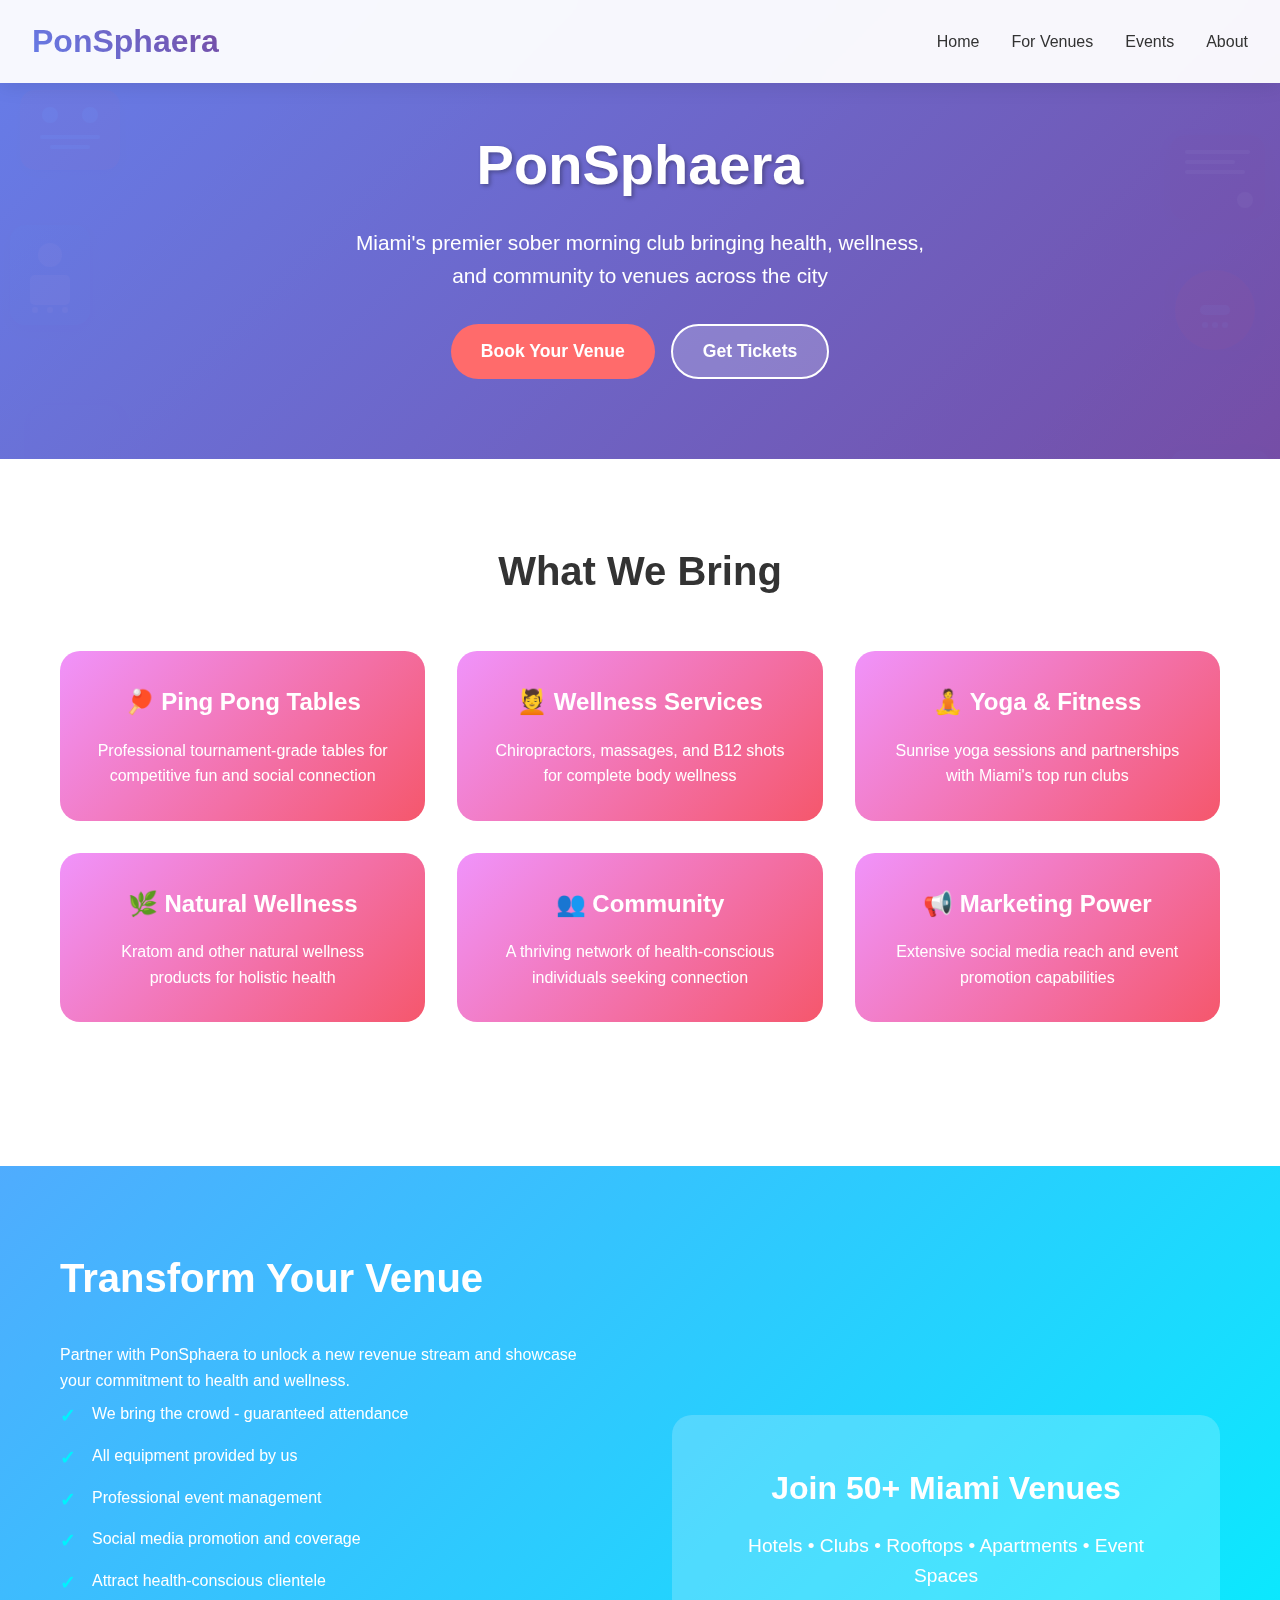
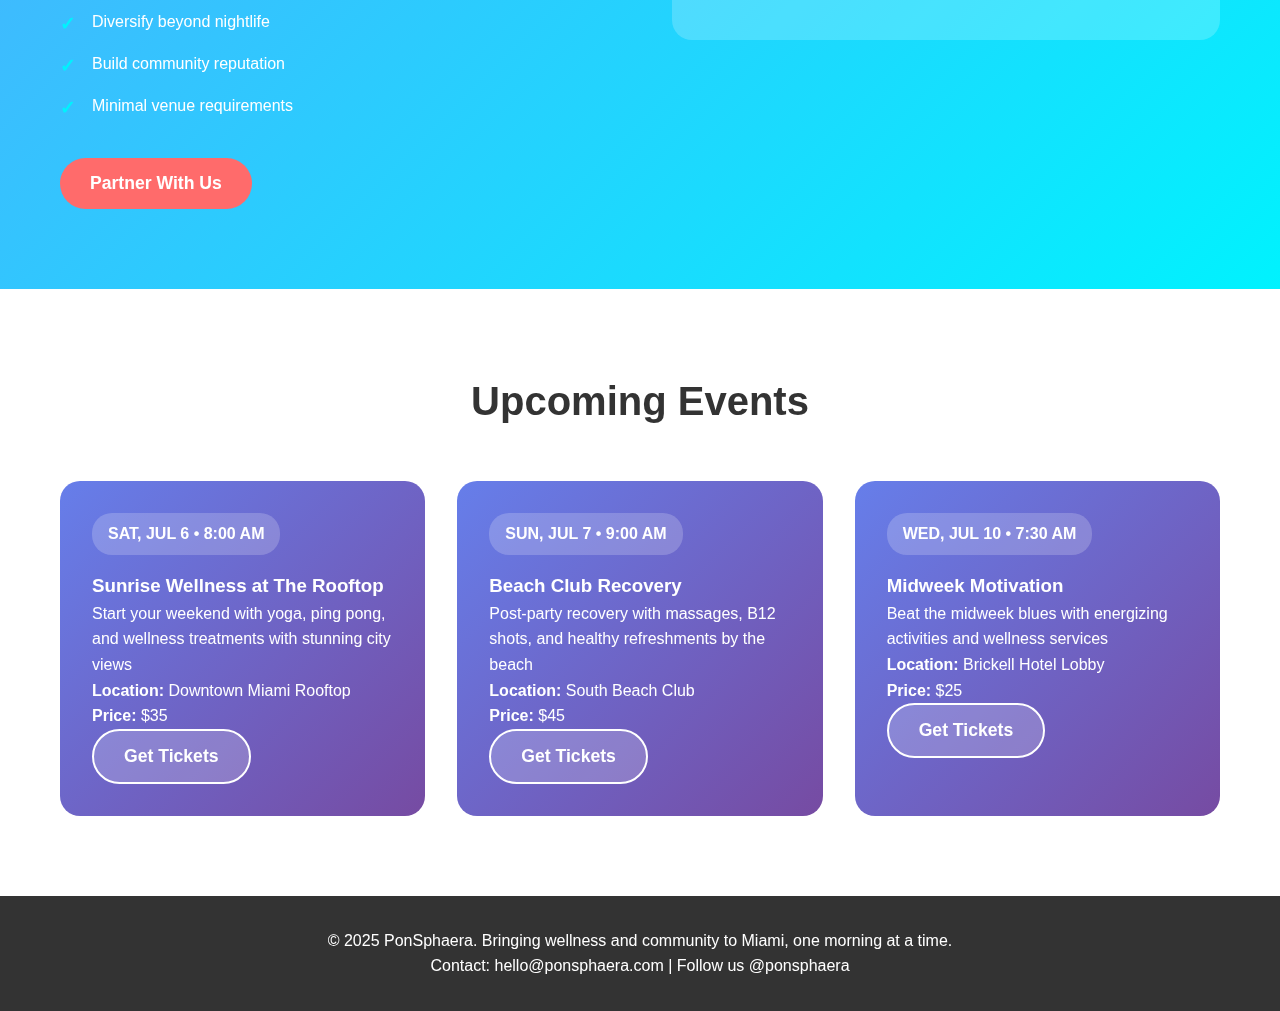
<file: Ponsphaera.html>
<!DOCTYPE html>
<html lang="en">
<head>
    <meta charset="UTF-8">
    <meta name="viewport" content="width=device-width, initial-scale=1.0">
    <title>PonSphaera - Miami's Premier Morning Club</title>
    <style>
        * {
            margin: 0;
            padding: 0;
            box-sizing: border-box;
        }

        body {
            font-family: 'Arial', sans-serif;
            line-height: 1.6;
            color: #333;
            background: linear-gradient(135deg, #667eea 0%, #764ba2 100%);
            min-height: 100vh;
            position: relative;
            overflow-x: hidden;
        }

        /* Side decorative images */
        .side-images {
            position: fixed;
            top: 0;
            height: 100vh;
            width: 150px;
            z-index: -1;
            opacity: 0.3;
            pointer-events: none;
        }

        .side-images.left {
            left: 0;
        }

        .side-images.right {
            right: 0;
        }

        .floating-image {
            position: absolute;
            border-radius: 15px;
            box-shadow: 0 4px 15px rgba(0, 0, 0, 0.2);
            transition: transform 0.3s ease;
        }

        .floating-image:hover {
            transform: scale(1.05);
        }

        /* Left side images */
        .left .floating-image:nth-child(1) {
            top: 10%;
            left: 20px;
            width: 100px;
            height: 80px;
            background: url('data:image/svg+xml,<svg xmlns="http://www.w3.org/2000/svg" viewBox="0 0 100 80"><rect fill="%23ff6b6b" width="100" height="80" rx="10"/><circle fill="white" cx="30" cy="25" r="8"/><circle fill="white" cx="70" cy="25" r="8"/><rect fill="white" x="20" y="45" width="60" height="4" rx="2"/><rect fill="white" x="30" y="55" width="40" height="4" rx="2"/></svg>') center/cover;
        }

        .left .floating-image:nth-child(2) {
            top: 25%;
            left: 10px;
            width: 80px;
            height: 100px;
            background: url('data:image/svg+xml,<svg xmlns="http://www.w3.org/2000/svg" viewBox="0 0 80 100"><rect fill="%234facfe" width="80" height="100" rx="10"/><circle fill="white" cx="40" cy="30" r="12"/><rect fill="white" x="20" y="50" width="40" height="30" rx="5"/><circle fill="white" cx="25" cy="85" r="3"/><circle fill="white" cx="40" cy="85" r="3"/><circle fill="white" cx="55" cy="85" r="3"/></svg>') center/cover;
        }

        .left .floating-image:nth-child(3) {
            top: 45%;
            left: 30px;
            width: 90px;
            height: 90px;
            background: url('data:image/svg+xml,<svg xmlns="http://www.w3.org/2000/svg" viewBox="0 0 90 90"><circle fill="%23667eea" cx="45" cy="45" r="45"/><path fill="white" d="M25 45 L40 60 L65 30" stroke="white" stroke-width="3" fill="none"/></svg>') center/cover;
        }

        .left .floating-image:nth-child(4) {
            top: 65%;
            left: 15px;
            width: 85px;
            height: 75px;
            background: url('data:image/svg+xml,<svg xmlns="http://www.w3.org/2000/svg" viewBox="0 0 85 75"><rect fill="%23f093fb" width="85" height="75" rx="10"/><circle fill="white" cx="42.5" cy="25" r="8"/><rect fill="white" x="25" y="40" width="35" height="20" rx="3"/><rect fill="white" x="30" y="45" width="25" height="3"/><rect fill="white" x="30" y="50" width="20" height="3"/></svg>') center/cover;
        }

        .left .floating-image:nth-child(5) {
            top: 80%;
            left: 25px;
            width: 70px;
            height: 70px;
            background: url('data:image/svg+xml,<svg xmlns="http://www.w3.org/2000/svg" viewBox="0 0 70 70"><circle fill="%2300f2fe" cx="35" cy="35" r="35"/><path fill="white" d="M20 35 Q35 15 50 35 Q35 55 20 35" /></svg>') center/cover;
        }

        /* Right side images */
        .right .floating-image:nth-child(1) {
            top: 15%;
            right: 15px;
            width: 95px;
            height: 85px;
            background: url('data:image/svg+xml,<svg xmlns="http://www.w3.org/2000/svg" viewBox="0 0 95 85"><rect fill="%23764ba2" width="95" height="85" rx="10"/><rect fill="white" x="15" y="15" width="65" height="4" rx="2"/><rect fill="white" x="15" y="25" width="50" height="4" rx="2"/><rect fill="white" x="15" y="35" width="60" height="4" rx="2"/><circle fill="white" cx="75" cy="65" r="8"/></svg>') center/cover;
        }

        .right .floating-image:nth-child(2) {
            top: 30%;
            right: 25px;
            width: 80px;
            height: 80px;
            background: url('data:image/svg+xml,<svg xmlns="http://www.w3.org/2000/svg" viewBox="0 0 80 80"><circle fill="%23ff6b6b" cx="40" cy="40" r="40"/><rect fill="white" x="25" y="35" width="30" height="10" rx="5"/><circle fill="white" cx="30" cy="55" r="3"/><circle fill="white" cx="40" cy="55" r="3"/><circle fill="white" cx="50" cy="55" r="3"/></svg>') center/cover;
        }

        .right .floating-image:nth-child(3) {
            top: 50%;
            right: 10px;
            width: 100px;
            height: 75px;
            background: url('data:image/svg+xml,<svg xmlns="http://www.w3.org/2000/svg" viewBox="0 0 100 75"><rect fill="%234facfe" width="100" height="75" rx="10"/><circle fill="white" cx="25" cy="25" r="6"/><circle fill="white" cx="50" cy="25" r="6"/><circle fill="white" cx="75" cy="25" r="6"/><rect fill="white" x="15" y="45" width="70" height="8" rx="4"/></svg>') center/cover;
        }

        .right .floating-image:nth-child(4) {
            top: 70%;
            right: 20px;
            width: 75px;
            height: 90px;
            background: url('data:image/svg+xml,<svg xmlns="http://www.w3.org/2000/svg" viewBox="0 0 75 90"><rect fill="%23667eea" width="75" height="90" rx="10"/><circle fill="white" cx="37.5" cy="30" r="10"/><rect fill="white" x="20" y="50" width="35" height="25" rx="5"/></svg>') center/cover;
        }

        .right .floating-image:nth-child(5) {
            top: 85%;
            right: 30px;
            width: 65px;
            height: 65px;
            background: url('data:image/svg+xml,<svg xmlns="http://www.w3.org/2000/svg" viewBox="0 0 65 65"><circle fill="%23f093fb" cx="32.5" cy="32.5" r="32.5"/><path fill="white" d="M20 32.5 L25 37.5 L45 17.5" stroke="white" stroke-width="2" fill="none"/></svg>') center/cover;
        }

        /* Animation for floating effect */
        @keyframes float {
            0%, 100% { transform: translateY(0px); }
            50% { transform: translateY(-10px); }
        }

        .floating-image:nth-child(odd) {
            animation: float 6s ease-in-out infinite;
        }

        .floating-image:nth-child(even) {
            animation: float 6s ease-in-out infinite reverse;
        }

        .container {
            max-width: 1200px;
            margin: 0 auto;
            padding: 0 20px;
            position: relative;
            z-index: 1;
        }

        /* Header */
        header {
            background: rgba(255, 255, 255, 0.95);
            backdrop-filter: blur(10px);
            position: fixed;
            width: 100%;
            top: 0;
            z-index: 1000;
            box-shadow: 0 2px 20px rgba(0, 0, 0, 0.1);
        }

        nav {
            display: flex;
            justify-content: space-between;
            align-items: center;
            padding: 1rem 2rem;
        }

        .logo {
            font-size: 2rem;
            font-weight: bold;
            background: linear-gradient(45deg, #667eea, #764ba2);
            -webkit-background-clip: text;
            -webkit-text-fill-color: transparent;
            background-clip: text;
        }

        .nav-links {
            display: flex;
            list-style: none;
            gap: 2rem;
        }

        .nav-links a {
            text-decoration: none;
            color: #333;
            font-weight: 500;
            transition: color 0.3s ease;
        }

        .nav-links a:hover {
            color: #667eea;
        }

        /* Hero Section */
        .hero {
            padding: 120px 0 80px;
            text-align: center;
            color: white;
            background: linear-gradient(135deg, rgba(102, 126, 234, 0.9), rgba(118, 75, 162, 0.9));
        }

        .hero h1 {
            font-size: 3.5rem;
            margin-bottom: 1rem;
            text-shadow: 2px 2px 4px rgba(0, 0, 0, 0.3);
        }

        .hero p {
            font-size: 1.3rem;
            margin-bottom: 2rem;
            max-width: 600px;
            margin-left: auto;
            margin-right: auto;
        }

        .cta-buttons {
            display: flex;
            gap: 1rem;
            justify-content: center;
            flex-wrap: wrap;
        }

        .btn {
            padding: 15px 30px;
            border: none;
            border-radius: 50px;
            font-size: 1.1rem;
            font-weight: bold;
            cursor: pointer;
            transition: all 0.3s ease;
            text-decoration: none;
            display: inline-block;
        }

        .btn-primary {
            background: #ff6b6b;
            color: white;
        }

        .btn-secondary {
            background: rgba(255, 255, 255, 0.2);
            color: white;
            border: 2px solid white;
        }

        .btn:hover {
            transform: translateY(-2px);
            box-shadow: 0 10px 20px rgba(0, 0, 0, 0.2);
        }

        /* Features Section */
        .features {
            padding: 80px 0;
            background: white;
        }

        .features h2 {
            text-align: center;
            font-size: 2.5rem;
            margin-bottom: 3rem;
            color: #333;
        }

        .features-grid {
            display: grid;
            grid-template-columns: repeat(auto-fit, minmax(300px, 1fr));
            gap: 2rem;
            margin-bottom: 4rem;
        }

        .feature-card {
            background: linear-gradient(135deg, #f093fb 0%, #f5576c 100%);
            padding: 2rem;
            border-radius: 20px;
            color: white;
            text-align: center;
            transition: transform 0.3s ease;
        }

        .feature-card:hover {
            transform: translateY(-10px);
        }

        .feature-card h3 {
            font-size: 1.5rem;
            margin-bottom: 1rem;
        }

        /* Venue Section */
        .venue-section {
            padding: 80px 0;
            background: linear-gradient(135deg, #4facfe 0%, #00f2fe 100%);
            color: white;
        }

        .venue-grid {
            display: grid;
            grid-template-columns: 1fr 1fr;
            gap: 4rem;
            align-items: center;
        }

        .venue-content h2 {
            font-size: 2.5rem;
            margin-bottom: 2rem;
        }

        .venue-benefits {
            list-style: none;
            margin-bottom: 2rem;
        }

        .venue-benefits li {
            padding: 0.5rem 0;
            position: relative;
            padding-left: 2rem;
        }

        .venue-benefits li:before {
            content: "✓";
            position: absolute;
            left: 0;
            color: #00f2fe;
            font-weight: bold;
            font-size: 1.2rem;
        }

        /* Modal Styles */
        .modal {
            display: none;
            position: fixed;
            top: 0;
            left: 0;
            width: 100%;
            height: 100%;
            background: rgba(0, 0, 0, 0.8);
            z-index: 2000;
        }

        .modal-content {
            background: white;
            margin: 5% auto;
            padding: 2rem;
            border-radius: 20px;
            max-width: 500px;
            max-height: 80vh;
            overflow-y: auto;
            position: relative;
        }

        .close {
            position: absolute;
            top: 1rem;
            right: 1.5rem;
            font-size: 2rem;
            cursor: pointer;
            color: #999;
        }

        .close:hover {
            color: #333;
        }

        .form-group {
            margin-bottom: 1.5rem;
        }

        .form-group label {
            display: block;
            margin-bottom: 0.5rem;
            font-weight: bold;
            color: #333;
        }

        .form-group input,
        .form-group textarea,
        .form-group select {
            width: 100%;
            padding: 12px;
            border: 2px solid #ddd;
            border-radius: 10px;
            font-size: 1rem;
            transition: border-color 0.3s ease;
        }

        .form-group input:focus,
        .form-group textarea:focus,
        .form-group select:focus {
            outline: none;
            border-color: #667eea;
        }

        /* Events Section */
        .events-section {
            padding: 80px 0;
            background: white;
        }

        .events-grid {
            display: grid;
            grid-template-columns: repeat(auto-fit, minmax(350px, 1fr));
            gap: 2rem;
        }

        .event-card {
            background: linear-gradient(135deg, #667eea 0%, #764ba2 100%);
            color: white;
            padding: 2rem;
            border-radius: 20px;
            transition: transform 0.3s ease;
        }

        .event-card:hover {
            transform: translateY(-5px);
        }

        .event-date {
            background: rgba(255, 255, 255, 0.2);
            padding: 0.5rem 1rem;
            border-radius: 20px;
            display: inline-block;
            margin-bottom: 1rem;
            font-weight: bold;
        }

        /* Ticket Section */
        .ticket-form {
            display: grid;
            grid-template-columns: 1fr 1fr;
            gap: 1rem;
        }

        .ticket-form .form-group:last-child {
            grid-column: 1 / -1;
        }

        /* Footer */
        footer {
            background: #333;
            color: white;
            text-align: center;
            padding: 2rem 0;
        }

        /* Responsive */
        @media (max-width: 768px) {
            .hero h1 {
                font-size: 2.5rem;
            }

            .nav-links {
                display: none;
            }

            .venue-grid {
                grid-template-columns: 1fr;
                gap: 2rem;
            }

            .ticket-form {
                grid-template-columns: 1fr;
            }

            .cta-buttons {
                flex-direction: column;
                align-items: center;
            }

            .side-images {
                display: none;
            }
        }

        .success-message {
            background: #4CAF50;
            color: white;
            padding: 1rem;
            border-radius: 10px;
            margin-bottom: 1rem;
            display: none;
        }
    </style>
</head>
<body>
    <header>
        <nav>
            <div class="logo">PonSphaera</div>
            <ul class="nav-links">
                <li><a href="#home">Home</a></li>
                <li><a href="#venues">For Venues</a></li>
                <li><a href="#events">Events</a></li>
                <li><a href="#about">About</a></li>
            </ul>
        </nav>
    </header>

    <!-- Side decorative images -->
    <div class="side-images left">
        <div class="floating-image"></div>
        <div class="floating-image"></div>
        <div class="floating-image"></div>
        <div class="floating-image"></div>
        <div class="floating-image"></div>
    </div>
    
    <div class="side-images right">
        <div class="floating-image"></div>
        <div class="floating-image"></div>
        <div class="floating-image"></div>
        <div class="floating-image"></div>
        <div class="floating-image"></div>
    </div>

    <main>
        <section id="home" class="hero">
            <div class="container">
                <h1>PonSphaera</h1>
                <p>Miami's premier sober morning club bringing health, wellness, and community to venues across the city</p>
                <div class="cta-buttons">
                    <button class="btn btn-primary" onclick="openModal('venueModal')">Book Your Venue</button>
                    <button class="btn btn-secondary" onclick="openModal('ticketModal')">Get Tickets</button>
                </div>
            </div>
        </section>

        <section class="features">
            <div class="container">
                <h2>What We Bring</h2>
                <div class="features-grid">
                    <div class="feature-card">
                        <h3>🏓 Ping Pong Tables</h3>
                        <p>Professional tournament-grade tables for competitive fun and social connection</p>
                    </div>
                    <div class="feature-card">
                        <h3>💆 Wellness Services</h3>
                        <p>Chiropractors, massages, and B12 shots for complete body wellness</p>
                    </div>
                    <div class="feature-card">
                        <h3>🧘 Yoga & Fitness</h3>
                        <p>Sunrise yoga sessions and partnerships with Miami's top run clubs</p>
                    </div>
                    <div class="feature-card">
                        <h3>🌿 Natural Wellness</h3>
                        <p>Kratom and other natural wellness products for holistic health</p>
                    </div>
                    <div class="feature-card">
                        <h3>👥 Community</h3>
                        <p>A thriving network of health-conscious individuals seeking connection</p>
                    </div>
                    <div class="feature-card">
                        <h3>📢 Marketing Power</h3>
                        <p>Extensive social media reach and event promotion capabilities</p>
                    </div>
                </div>
            </div>
        </section>

        <section id="venues" class="venue-section">
            <div class="container">
                <div class="venue-grid">
                    <div class="venue-content">
                        <h2>Transform Your Venue</h2>
                        <p>Partner with PonSphaera to unlock a new revenue stream and showcase your commitment to health and wellness.</p>
                        <ul class="venue-benefits">
                            <li>We bring the crowd - guaranteed attendance</li>
                            <li>All equipment provided by us</li>
                            <li>Professional event management</li>
                            <li>Social media promotion and coverage</li>
                            <li>Attract health-conscious clientele</li>
                            <li>Diversify beyond nightlife</li>
                            <li>Build community reputation</li>
                            <li>Minimal venue requirements</li>
                        </ul>
                        <button class="btn btn-primary" onclick="openModal('venueModal')">Partner With Us</button>
                    </div>
                    <div class="venue-image">
                        <div style="background: rgba(255,255,255,0.2); padding: 3rem; border-radius: 20px; text-align: center;">
                            <h3 style="font-size: 2rem; margin-bottom: 1rem;">Join 50+ Miami Venues</h3>
                            <p style="font-size: 1.2rem;">Hotels • Clubs • Rooftops • Apartments • Event Spaces</p>
                        </div>
                    </div>
                </div>
            </div>
        </section>

        <section id="events" class="events-section">
            <div class="container">
                <h2 style="text-align: center; font-size: 2.5rem; margin-bottom: 3rem; color: #333;">Upcoming Events</h2>
                <div class="events-grid" id="eventsGrid">
                    <div class="event-card">
                        <div class="event-date">SAT, JUL 6 • 8:00 AM</div>
                        <h3>Sunrise Wellness at The Rooftop</h3>
                        <p>Start your weekend with yoga, ping pong, and wellness treatments with stunning city views</p>
                        <p><strong>Location:</strong> Downtown Miami Rooftop</p>
                        <p><strong>Price:</strong> $35</p>
                        <button class="btn btn-secondary" onclick="openTicketModal('Sunrise Wellness at The Rooftop', 35)">Get Tickets</button>
                    </div>
                    <div class="event-card">
                        <div class="event-date">SUN, JUL 7 • 9:00 AM</div>
                        <h3>Beach Club Recovery</h3>
                        <p>Post-party recovery with massages, B12 shots, and healthy refreshments by the beach</p>
                        <p><strong>Location:</strong> South Beach Club</p>
                        <p><strong>Price:</strong> $45</p>
                        <button class="btn btn-secondary" onclick="openTicketModal('Beach Club Recovery', 45)">Get Tickets</button>
                    </div>
                    <div class="event-card">
                        <div class="event-date">WED, JUL 10 • 7:30 AM</div>
                        <h3>Midweek Motivation</h3>
                        <p>Beat the midweek blues with energizing activities and wellness services</p>
                        <p><strong>Location:</strong> Brickell Hotel Lobby</p>
                        <p><strong>Price:</strong> $25</p>
                        <button class="btn btn-secondary" onclick="openTicketModal('Midweek Motivation', 25)">Get Tickets</button>
                    </div>
                </div>
            </div>
        </section>
    </main>

    <!-- Venue Booking Modal -->
    <div id="venueModal" class="modal">
        <div class="modal-content">
            <span class="close" onclick="closeModal('venueModal')">&times;</span>
            <h2 style="margin-bottom: 2rem; color: #333;">Book Your Venue</h2>
            <div class="success-message" id="venueSuccess">
                Thank you! We'll contact you within 24 hours to discuss your event.
            </div>
            <form id="venueForm" onsubmit="submitVenueForm(event)">
                <div class="form-group">
                    <label for="venueName">Venue Name *</label>
                    <input type="text" id="venueName" name="venueName" required>
                </div>
                <div class="form-group">
                    <label for="contactName">Contact Name *</label>
                    <input type="text" id="contactName" name="contactName" required>
                </div>
                <div class="form-group">
                    <label for="email">Email *</label>
                    <input type="email" id="email" name="email" required>
                </div>
                <div class="form-group">
                    <label for="phone">Phone Number *</label>
                    <input type="tel" id="phone" name="phone" required>
                </div>
                <div class="form-group">
                    <label for="venueType">Venue Type *</label>
                    <select id="venueType" name="venueType" required>
                        <option value="">Select venue type</option>
                        <option value="hotel">Hotel</option>
                        <option value="rooftop">Rooftop</option>
                        <option value="club">Club/Lounge</option>
                        <option value="apartment">Apartment Complex</option>
                        <option value="event-space">Event Space</option>
                        <option value="restaurant">Restaurant</option>
                        <option value="other">Other</option>
                    </select>
                </div>
                <div class="form-group">
                    <label for="capacity">Venue Capacity</label>
                    <input type="number" id="capacity" name="capacity" placeholder="Approximate capacity">
                </div>
                <div class="form-group">
                    <label for="preferredDate">Preferred Event Date</label>
                    <input type="date" id="preferredDate" name="preferredDate">
                </div>
                <div class="form-group">
                    <label for="message">Tell us about your venue and goals</label>
                    <textarea id="message" name="message" rows="4" placeholder="Describe your space, target audience, and what you hope to achieve..."></textarea>
                </div>
                <button type="submit" class="btn btn-primary" style="width: 100%;">Submit Venue Request</button>
            </form>
        </div>
    </div>

    <!-- Ticket Purchase Modal -->
    <div id="ticketModal" class="modal">
        <div class="modal-content">
            <span class="close" onclick="closeModal('ticketModal')">&times;</span>
            <h2 style="margin-bottom: 2rem; color: #333;">Purchase Tickets</h2>
            <div class="success-message" id="ticketSuccess">
                Payment successful! Check your email for ticket confirmation.
            </div>
            <div id="eventDetails" style="background: #f5f5f5; padding: 1rem; border-radius: 10px; margin-bottom: 2rem;">
                <h3 id="selectedEvent">Event Name</h3>
                <p id="eventPrice">$0</p>
            </div>
            <form id="ticketForm" onsubmit="submitTicketForm(event)">
                <div class="form-group">
                    <label for="attendeeName">Full Name *</label>
                    <input type="text" id="attendeeName" name="attendeeName" required>
                </div>
                <div class="form-group">
                    <label for="attendeeEmail">Email *</label>
                    <input type="email" id="attendeeEmail" name="attendeeEmail" required>
                </div>
                <div class="form-group">
                    <label for="attendeePhone">Phone Number *</label>
                    <input type="tel" id="attendeePhone" name="attendeePhone" required>
                </div>
                <div class="form-group">
                    <label for="ticketQuantity">Number of Tickets *</label>
                    <select id="ticketQuantity" name="ticketQuantity" required onchange="updateTotal()">
                        <option value="1">1 ticket</option>
                        <option value="2">2 tickets</option>
                        <option value="3">3 tickets</option>
                        <option value="4">4 tickets</option>
                        <option value="5">5+ tickets</option>
                    </select>
                </div>
                
                <h3 style="margin: 2rem 0 1rem 0; color: #333;">Payment Information</h3>
                <div class="ticket-form">
                    <div class="form-group">
                        <label for="cardName">Name on Card *</label>
                        <input type="text" id="cardName" name="cardName" required>
                    </div>
                    <div class="form-group">
                        <label for="cardNumber">Card Number *</label>
                        <input type="text" id="cardNumber" name="cardNumber" placeholder="1234 5678 9012 3456" required>
                    </div>
                    <div class="form-group">
                        <label for="expiryDate">Expiry Date *</label>
                        <input type="text" id="expiryDate" name="expiryDate" placeholder="MM/YY" required>
                    </div>
                    <div class="form-group">
                        <label for="cvv">CVV *</label>
                        <input type="text" id="cvv" name="cvv" placeholder="123" required>
                    </div>
                </div>
                
                <div style="background: #f0f8ff; padding: 1rem; border-radius: 10px; margin: 2rem 0;">
                    <div style="display: flex; justify-content: space-between; margin-bottom: 0.5rem;">
                        <span>Subtotal:</span>
                        <span id="subtotal">$0</span>
                    </div>
                    <div style="display: flex; justify-content: space-between; margin-bottom: 0.5rem;">
                        <span>Processing Fee:</span>
                        <span id="processingFee">$2.50</span>
                    </div>
                    <div style="display: flex; justify-content: space-between; font-weight: bold; font-size: 1.2rem; border-top: 1px solid #ddd; padding-top: 0.5rem;">
                        <span>Total:</span>
                        <span id="totalAmount">$0</span>
                    </div>
                </div>
                
                <button type="submit" class="btn btn-primary" style="width: 100%;">Complete Purchase</button>
            </form>
        </div>
    </div>

    <footer>
        <div class="container">
            <p>&copy; 2025 PonSphaera. Bringing wellness and community to Miami, one morning at a time.</p>
            <p>Contact: hello@ponsphaera.com | Follow us @ponsphaera</p>
        </div>
    </footer>

    <script>
        let currentEventPrice = 0;

        function openModal(modalId) {
            document.getElementById(modalId).style.display = 'block';
            document.body.style.overflow = 'hidden';
        }

        function closeModal(modalId) {
            document.getElementById(modalId).style.display = 'none';
            document.body.style.overflow = 'auto';
            
            // Reset forms and success messages
            const form = document.querySelector(`#${modalId} form`);
            const successMsg = document.querySelector(`#${modalId} .success-message`);
            if (form) form.reset();
            if (successMsg) successMsg.style.display = 'none';
        }

        function openTicketModal(eventName, price) {
            currentEventPrice = price;
            document.getElementById('selectedEvent').textContent = eventName;
            document.getElementById('eventPrice').textContent = `$${price} per ticket`;
            updateTotal();
            openModal('ticketModal');
        }

        function updateTotal() {
            const quantity = parseInt(document.getElementById('ticketQuantity').value) || 1;
            const subtotal = currentEventPrice * quantity;
            const processingFee = 2.50;
            const total = subtotal + processingFee;
            
            document.getElementById('subtotal').textContent = `$${subtotal}`;
            document.getElementById('totalAmount').textContent = `$${total.toFixed(2)}`;
        }

        function submitVenueForm(event) {
            event.preventDefault();
            
            // Simulate form submission
            setTimeout(() => {
                document.getElementById('venueSuccess').style.display = 'block';
                document.getElementById('venueForm').style.display = 'none';
                
                setTimeout(() => {
                    closeModal('venueModal');
                    document.getElementById('venueForm').style.display = 'block';
                }, 3000);
            }, 1000);
        }

        function submitTicketForm(event) {
            event.preventDefault();
            
            // Basic form validation for payment
            const cardNumber = document.getElementById('cardNumber').value.replace(/\s/g, '');
            const expiryDate = document.getElementById('expiryDate').value;
            const cvv = document.getElementById('cvv').value;
            
            if (cardNumber.length < 13 || cardNumber.length > 19) {
                alert('Please enter a valid card number');
                return;
            }
            
            if (!/^\d{2}\/\d{2}$/.test(expiryDate)) {
                alert('Please enter expiry date in MM/YY format');
                return;
            }
            
            if (cvv.length < 3 || cvv.length > 4) {
                alert('Please enter a valid CVV');
                return;
            }
            
            // Simulate payment processing
            setTimeout(() => {
                document.getElementById('ticketSuccess').style.display = 'block';
                document.getElementById('ticketForm').style.display = 'none';
                
                setTimeout(() => {
                    closeModal('ticketModal');
                    document.getElementById('ticketForm').style.display = 'block';
                }, 3000);
            }, 1500);
        }

        // Format card number input
        document.getElementById('cardNumber').addEventListener('input', function(e) {
            let value = e.target.value.replace(/\s/g, '');
            let formattedValue = value.replace(/(.{4})/g, '$1 ').trim();
            if (formattedValue.length > 19) formattedValue = formattedValue.substr(0, 19);
            e.target.value = formattedValue;
        });

        // Format expiry date input
        document.getElementById('expiryDate').addEventListener('input', function(e) {
            let value = e.target.value.replace(/\D/g, '');
            if (value.length >= 2) {
                value = value.substring(0,2) + '/' + value.substring(2,4);
            }
            e.target.value = value;
        });

        // Only allow numbers in CVV
        document.getElementById('cvv').addEventListener('input', function(e) {
            e.target.value = e.target.value.replace(/\D/g, '').substring(0, 4);
        });

        // Close modal when clicking outside
        window.addEventListener('click', function(e) {
            if (e.target.classList.contains('modal')) {
                e.target.style.display = 'none';
                document.body.style.overflow = 'auto';
            }
        });

        // Smooth scrolling for navigation
        document.querySelectorAll('a[href^="#"]').forEach(anchor => {
            anchor.addEventListener('click', function (e) {
                e.preventDefault();
                const target = document.querySelector(this.getAttribute('href'));
                if (target) {
                    target.scrollIntoView({
                        behavior: 'smooth',
                        block: 'start'
                    });
                }
            });
        });
    </script>
</body>
</html>
</file>
